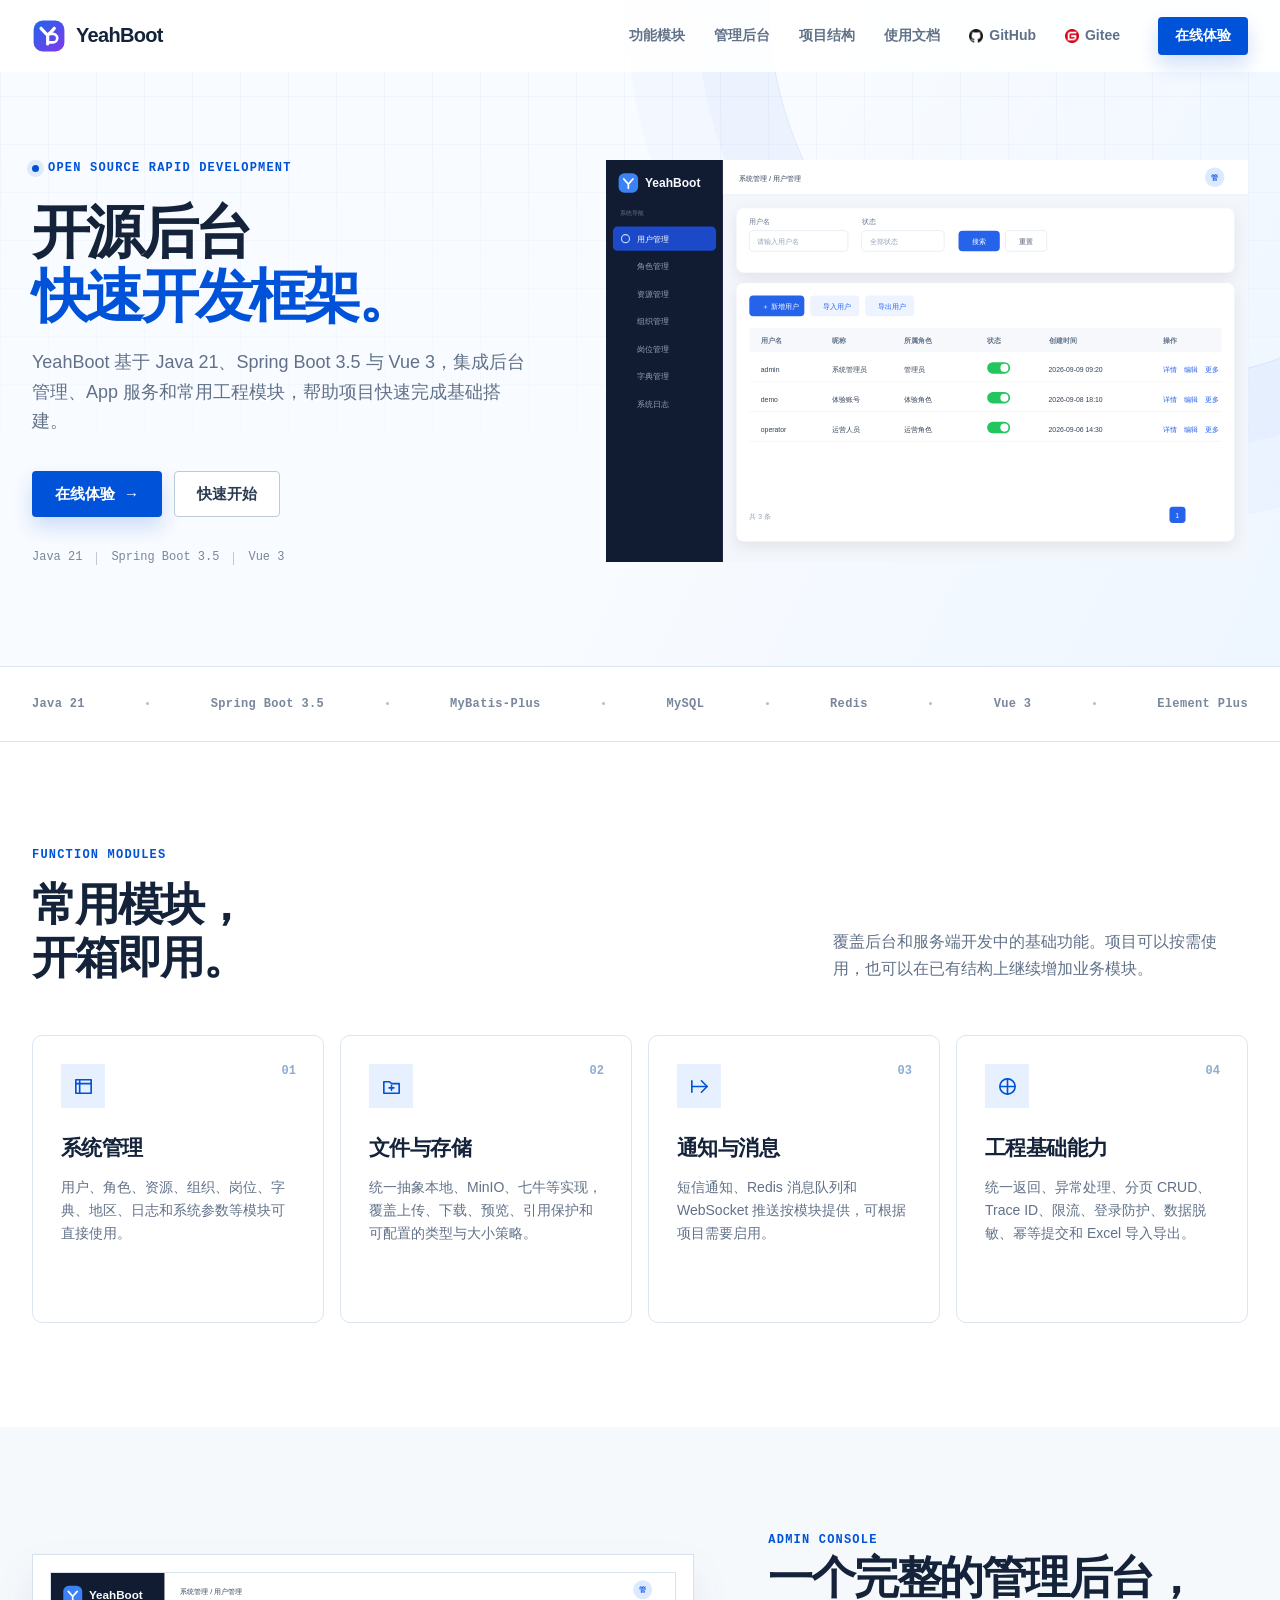
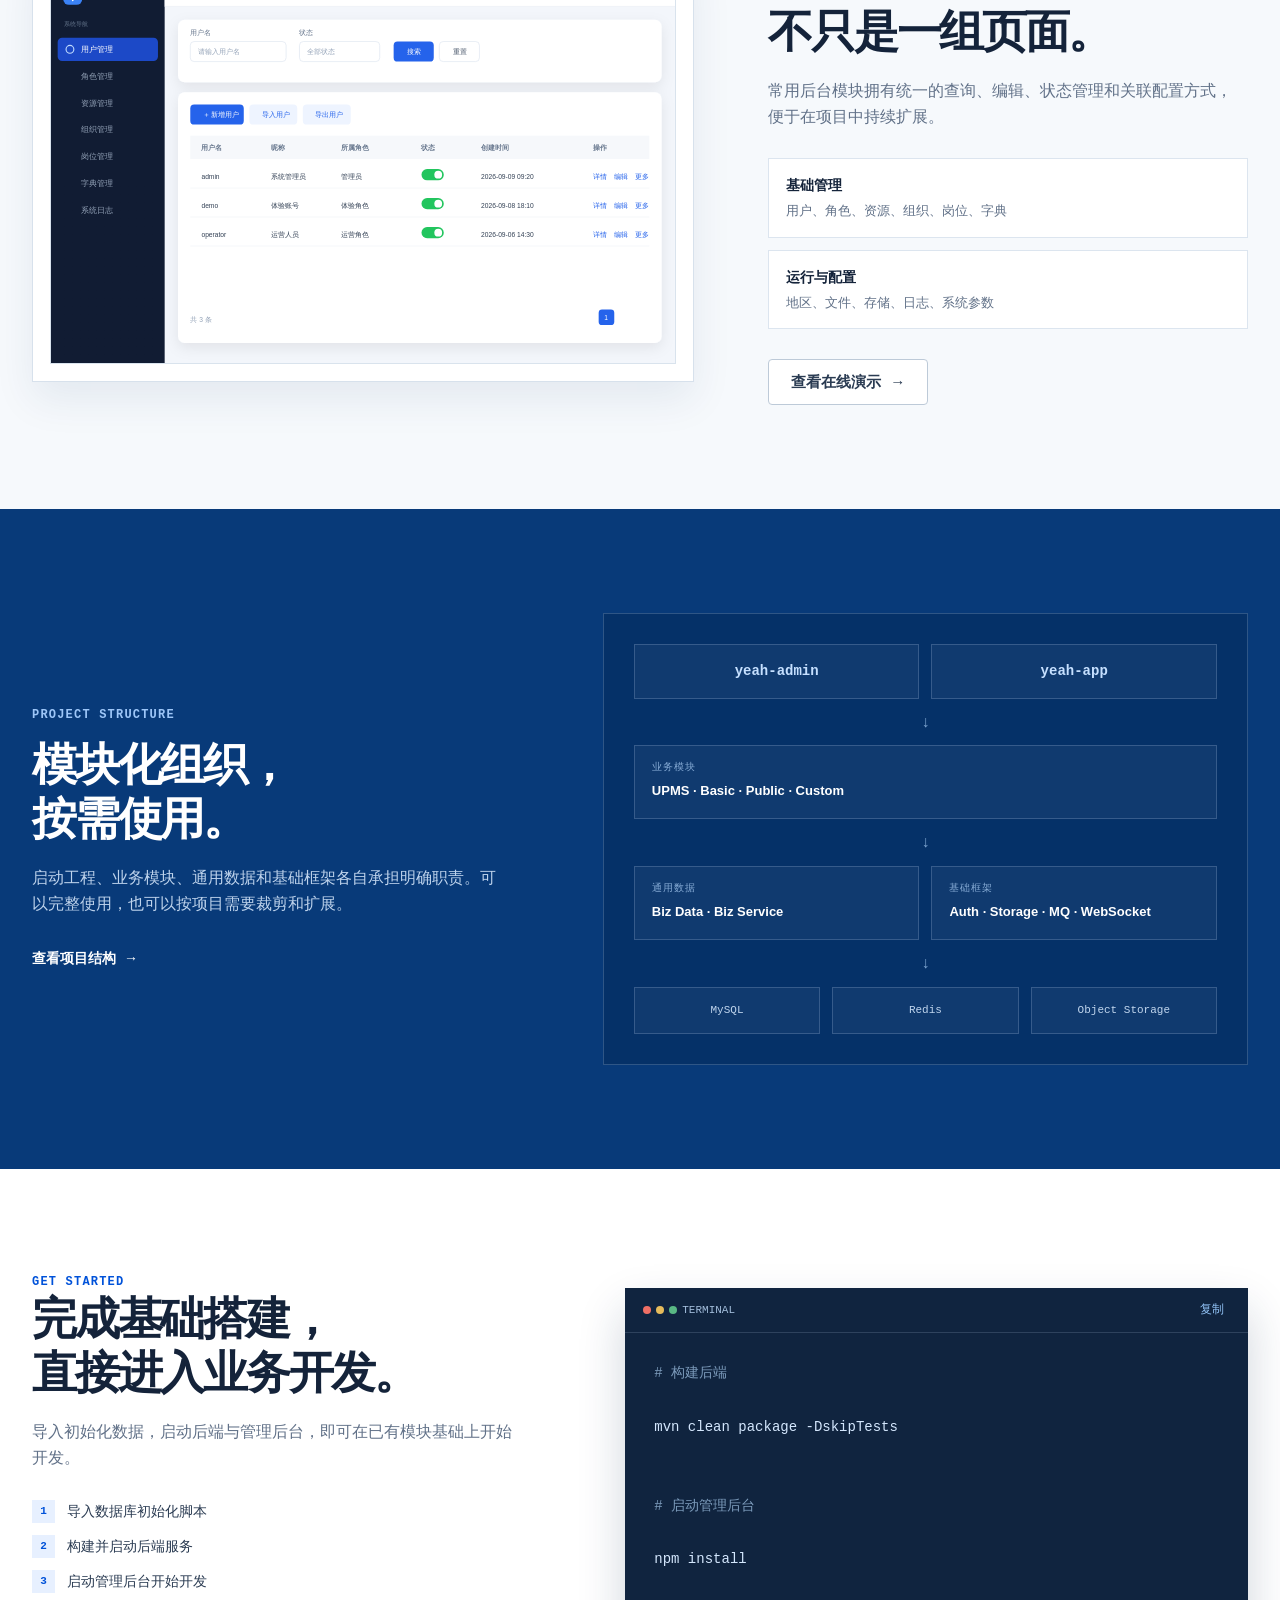
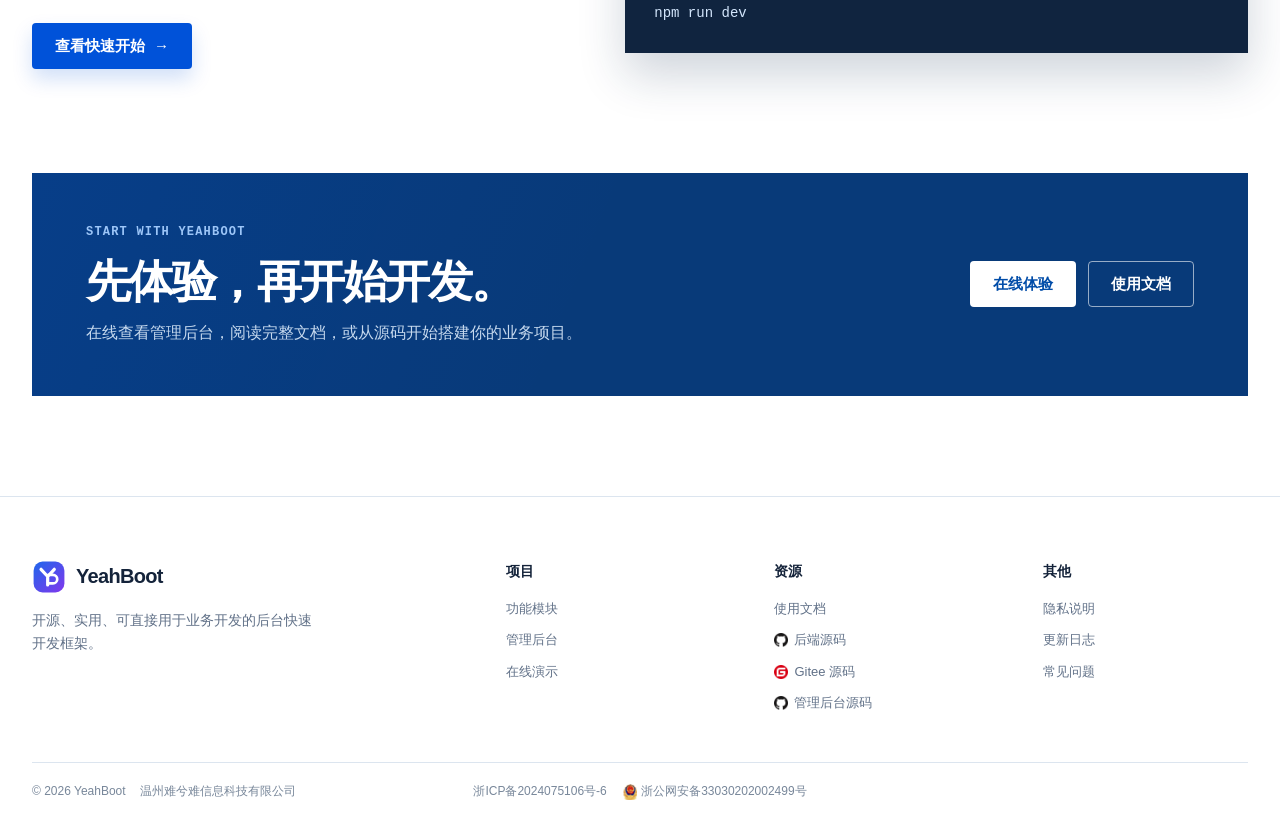
<file: index.html>
<!doctype html>
<html lang="zh-CN">
  <head>
    <meta charset="UTF-8" />
    <meta name="viewport" content="width=device-width, initial-scale=1.0" />
    <meta
      name="description"
      content="YeahBoot 是一套基于 Java 21、Spring Boot 3.5 与 Vue 3 的开源后台快速开发框架，集成系统管理、文件存储、消息通知和常用工程能力。"
    />
    <meta
      name="keywords"
      content="YeahBoot,Java 21,Spring Boot 3.5,Vue 3,后台快速开发框架,开源项目"
    />
    <meta name="theme-color" content="#0052d9" />
    <meta property="og:type" content="website" />
    <meta property="og:site_name" content="YeahBoot" />
    <meta property="og:title" content="YeahBoot - 开源后台快速开发框架" />
    <meta
      property="og:description"
      content="集成后台管理、App 服务与常用工程模块，帮助项目快速完成基础搭建。"
    />
    <meta property="og:url" content="https://yeahboot.com/" />
    <link rel="canonical" href="https://yeahboot.com/" />
    <link rel="icon" href="./assets/images/favicon.svg" type="image/svg+xml" />
    <link rel="stylesheet" href="./assets/css/site.css" />
    <title>YeahBoot - 开源后台快速开发框架</title>
  </head>
  <body>
    <a class="skip-link" href="#main">跳到主要内容</a>

    <header class="site-header" data-header>
      <div class="container header-inner">
        <a class="brand" href="#top" aria-label="YeahBoot 首页">
          <img src="./assets/images/logo.svg" alt="" width="34" height="34" />
          <span>YeahBoot</span>
        </a>

        <button
          class="nav-toggle"
          type="button"
          data-nav-toggle
          aria-label="打开导航"
          aria-expanded="false"
        >
          <span></span><span></span><span></span>
        </button>

        <nav class="site-nav" data-nav aria-label="主导航">
          <a href="#modules">功能模块</a>
          <a href="#admin">管理后台</a>
          <a href="#architecture">项目结构</a>
          <a href="https://docs.yeahboot.com">使用文档</a>
          <a
            href="https://github.com/yeshimin/yeah-boot"
            target="_blank"
            rel="noopener noreferrer"
            class="source-link"
          ><img class="source-icon" src="./assets/images/github.favicon.ico" alt="" aria-hidden="true" />GitHub</a>
          <a
            href="https://gitee.com/yeshimin/yeah-boot.git"
            target="_blank"
            rel="noopener noreferrer"
            class="source-link"
          ><img class="source-icon" src="./assets/images/gitee.favicon.ico" alt="" aria-hidden="true" />Gitee</a>
        </nav>

        <a
          class="button button-primary button-small header-action"
          href="https://demo.yeahboot.com"
          target="_blank"
          rel="noopener noreferrer"
          >在线体验</a
        >
      </div>
    </header>

    <main id="main">
      <section class="hero" id="top">
        <div class="hero-grid" aria-hidden="true"></div>
        <div class="container hero-layout">
          <div class="hero-copy" data-reveal>
            <p class="eyebrow"><span></span> OPEN SOURCE RAPID DEVELOPMENT</p>
            <h1>开源后台<br /><em>快速开发框架。</em></h1>
            <p class="hero-lead">
              YeahBoot 基于 Java 21、Spring Boot 3.5 与 Vue 3，集成后台管理、App 服务和常用工程模块，帮助项目快速完成基础搭建。
            </p>
            <div class="hero-actions">
              <a
                class="button button-primary"
                href="https://demo.yeahboot.com"
                target="_blank"
                rel="noopener noreferrer"
                >在线体验 <span aria-hidden="true">&rarr;</span></a
              >
              <a class="button button-secondary" href="https://docs.yeahboot.com/guide/quick-start"
                >快速开始</a
              >
            </div>
            <div class="tech-list" aria-label="技术栈">
              <span>Java 21</span><span>Spring Boot 3.5</span><span>Vue 3</span>
            </div>
          </div>

          <div class="hero-screen" data-reveal data-delay="90">
            <img
              src="./assets/images/admin-console.svg"
              alt="YeahBoot 管理后台用户管理页面"
              width="1120"
              height="700"
            />
          </div>
        </div>
      </section>

      <section class="tech-strip" aria-label="主要技术">
        <div class="container tech-strip-inner">
          <span>Java 21</span><i></i><span>Spring Boot 3.5</span><i></i><span>MyBatis-Plus</span><i></i><span>MySQL</span><i></i><span>Redis</span><i></i><span>Vue 3</span><i></i><span>Element Plus</span>
        </div>
      </section>

      <section class="section modules" id="modules">
        <div class="container">
          <div class="section-heading" data-reveal>
            <p class="section-label">FUNCTION MODULES</p>
            <div class="heading-layout">
              <h2>常用模块，<br />开箱即用。</h2>
              <p>覆盖后台和服务端开发中的基础功能。项目可以按需使用，也可以在已有结构上继续增加业务模块。</p>
            </div>
          </div>

          <div class="module-grid">
            <article class="module-card" data-reveal>
              <span class="module-index">01</span>
              <div class="module-icon" aria-hidden="true">
                <svg viewBox="0 0 24 24"><path d="M4 5h16v14H4z"></path><path d="M4 9h16M8 5v14"></path></svg>
              </div>
              <h3>系统管理</h3>
              <p>用户、角色、资源、组织、岗位、字典、地区、日志和系统参数等模块可直接使用。</p>
            </article>

            <article class="module-card" data-reveal data-delay="60">
              <span class="module-index">02</span>
              <div class="module-icon" aria-hidden="true">
                <svg viewBox="0 0 24 24"><path d="M4 7h6l2 2h8v10H4V7Z"></path><path d="M12 11v5M9.5 13.5h5"></path></svg>
              </div>
              <h3>文件与存储</h3>
              <p>统一抽象本地、MinIO、七牛等实现，覆盖上传、下载、预览、引用保护和可配置的类型与大小策略。</p>
            </article>

            <article class="module-card" data-reveal data-delay="120">
              <span class="module-index">03</span>
              <div class="module-icon" aria-hidden="true">
                <svg viewBox="0 0 24 24"><path d="M4 12h16"></path><path d="m14 6 6 6-6 6"></path><path d="M4 6v12"></path></svg>
              </div>
              <h3>通知与消息</h3>
              <p>短信通知、Redis 消息队列和 WebSocket 推送按模块提供，可根据项目需要启用。</p>
            </article>

            <article class="module-card" data-reveal data-delay="180">
              <span class="module-index">04</span>
              <div class="module-icon" aria-hidden="true">
                <svg viewBox="0 0 24 24"><path d="M12 4v16M4 12h16"></path><circle cx="12" cy="12" r="8"></circle></svg>
              </div>
              <h3>工程基础能力</h3>
              <p>统一返回、异常处理、分页 CRUD、Trace ID、限流、登录防护、数据脱敏、幂等提交和 Excel 导入导出。</p>
            </article>
          </div>
        </div>
      </section>

      <section class="section admin-section" id="admin">
        <div class="container admin-layout">
          <div class="admin-image" data-reveal>
            <img src="./assets/images/admin-console.svg" alt="YeahBoot 管理后台界面示意图" />
          </div>
          <div class="admin-copy" data-reveal data-delay="90">
            <p class="section-label">ADMIN CONSOLE</p>
            <h2>一个完整的管理后台，<br />不只是一组页面。</h2>
            <p>常用后台模块拥有统一的查询、编辑、状态管理和关联配置方式，便于在项目中持续扩展。</p>
            <div class="admin-lists">
              <div>
                <strong>基础管理</strong>
                <span>用户、角色、资源、组织、岗位、字典</span>
              </div>
              <div>
                <strong>运行与配置</strong>
                <span>地区、文件、存储、日志、系统参数</span>
              </div>
            </div>
            <a
              class="button button-secondary"
              href="https://demo.yeahboot.com"
              target="_blank"
              rel="noopener noreferrer"
              >查看在线演示 <span aria-hidden="true">&rarr;</span></a
            >
          </div>
        </div>
      </section>

      <section class="section architecture" id="architecture">
        <div class="container architecture-layout">
          <div class="architecture-copy" data-reveal>
            <p class="section-label section-label-light">PROJECT STRUCTURE</p>
            <h2>模块化组织，<br />按需使用。</h2>
            <p>启动工程、业务模块、通用数据和基础框架各自承担明确职责。可以完整使用，也可以按项目需要裁剪和扩展。</p>
            <a class="text-link-light" href="https://docs.yeahboot.com/architecture/overview">查看项目结构 <span aria-hidden="true">&rarr;</span></a>
          </div>

          <div class="architecture-map" data-reveal data-delay="90" aria-label="YeahBoot 项目模块结构">
            <div class="map-row map-entry"><span>yeah-admin</span><span>yeah-app</span></div>
            <i class="map-arrow" aria-hidden="true">↓</i>
            <div class="map-block"><small>业务模块</small><strong>UPMS · Basic · Public · Custom</strong></div>
            <i class="map-arrow" aria-hidden="true">↓</i>
            <div class="map-row">
              <div class="map-block"><small>通用数据</small><strong>Biz Data · Biz Service</strong></div>
              <div class="map-block"><small>基础框架</small><strong>Auth · Storage · MQ · WebSocket</strong></div>
            </div>
            <i class="map-arrow" aria-hidden="true">↓</i>
            <div class="map-row map-infra"><span>MySQL</span><span>Redis</span><span>Object Storage</span></div>
          </div>
        </div>
      </section>

      <section class="section start-section">
        <div class="container start-layout">
          <div class="start-copy" data-reveal>
            <p class="section-label">GET STARTED</p>
            <h2>完成基础搭建，<br />直接进入业务开发。</h2>
            <p>导入初始化数据，启动后端与管理后台，即可在已有模块基础上开始开发。</p>
            <ol class="start-steps">
              <li><b>1</b><span>导入数据库初始化脚本</span></li>
              <li><b>2</b><span>构建并启动后端服务</span></li>
              <li><b>3</b><span>启动管理后台开始开发</span></li>
            </ol>
            <a class="button button-primary" href="https://docs.yeahboot.com/guide/quick-start">查看快速开始 <span aria-hidden="true">&rarr;</span></a>
          </div>

          <div class="terminal" data-reveal data-delay="90">
            <div class="terminal-head"><span><i></i><i></i><i></i> TERMINAL</span><button type="button" data-copy-command>复制</button></div>
            <pre><code><span class="terminal-comment"># 构建后端</span>
<span data-command>mvn clean package -DskipTests</span>

<span class="terminal-comment"># 启动管理后台</span>
<span>npm install</span>
<span>npm run dev</span></code></pre>
          </div>
        </div>
      </section>

      <section class="closing">
        <div class="container closing-inner" data-reveal>
          <div>
            <p class="section-label section-label-light">START WITH YEAHBOOT</p>
            <h2>先体验，再开始开发。</h2>
            <p>在线查看管理后台，阅读完整文档，或从源码开始搭建你的业务项目。</p>
          </div>
          <div class="closing-actions">
            <a class="button button-white" href="https://demo.yeahboot.com" target="_blank" rel="noopener noreferrer">在线体验</a>
            <a class="button button-outline" href="https://docs.yeahboot.com">使用文档</a>
          </div>
        </div>
      </section>
    </main>

    <footer class="site-footer">
      <div class="container footer-grid">
        <div class="footer-intro">
          <a class="brand footer-brand" href="#top"><img src="./assets/images/logo.svg" alt="" width="34" height="34" /><span>YeahBoot</span></a>
          <p>开源、实用、可直接用于业务开发的后台快速开发框架。</p>
        </div>
        <div class="footer-links">
          <strong>项目</strong>
          <a href="#modules">功能模块</a>
          <a href="#admin">管理后台</a>
          <a href="https://demo.yeahboot.com">在线演示</a>
        </div>
        <div class="footer-links">
          <strong>资源</strong>
          <a href="https://docs.yeahboot.com">使用文档</a>
          <a class="source-link" href="https://github.com/yeshimin/yeah-boot"><img class="source-icon" src="./assets/images/github.favicon.ico" alt="" aria-hidden="true" />后端源码</a>
          <a class="source-link" href="https://gitee.com/yeshimin/yeah-boot.git"><img class="source-icon" src="./assets/images/gitee.favicon.ico" alt="" aria-hidden="true" />Gitee 源码</a>
          <a class="source-link" href="https://github.com/yeshimin/yeah-boot-admin"><img class="source-icon" src="./assets/images/github.favicon.ico" alt="" aria-hidden="true" />管理后台源码</a>
        </div>
        <div class="footer-links">
          <strong>其他</strong>
          <a href="./privacy.html">隐私说明</a>
          <a href="https://docs.yeahboot.com/changelog">更新日志</a>
          <a href="https://docs.yeahboot.com/troubleshooting/common">常见问题</a>
        </div>
      </div>
      <div class="container footer-bottom footer-bottom-with-filing">
        <div class="footer-copyright">
          <span>&copy; <span data-current-year></span> YeahBoot</span>
          <a class="company-link" href="https://ysm.space" target="_blank" rel="noopener noreferrer">温州难兮难信息科技有限公司</a>
        </div>
        <div class="footer-filings">
          <a class="filing-link" href="https://beian.miit.gov.cn/" target="_blank" rel="noreferrer">浙ICP备2024075106号-6</a>
          <a class="police-filing" href="https://beian.mps.gov.cn/#/query/webSearch?code=33030202002499" target="_blank" rel="noreferrer">
            <img src="./assets/images/gonganbeian.png" alt="" aria-hidden="true" />
            浙公网安备33030202002499号
          </a>
        </div>
      </div>
    </footer>

    <script defer src="./assets/js/main.js"></script>
  </body>
</html>
</file>
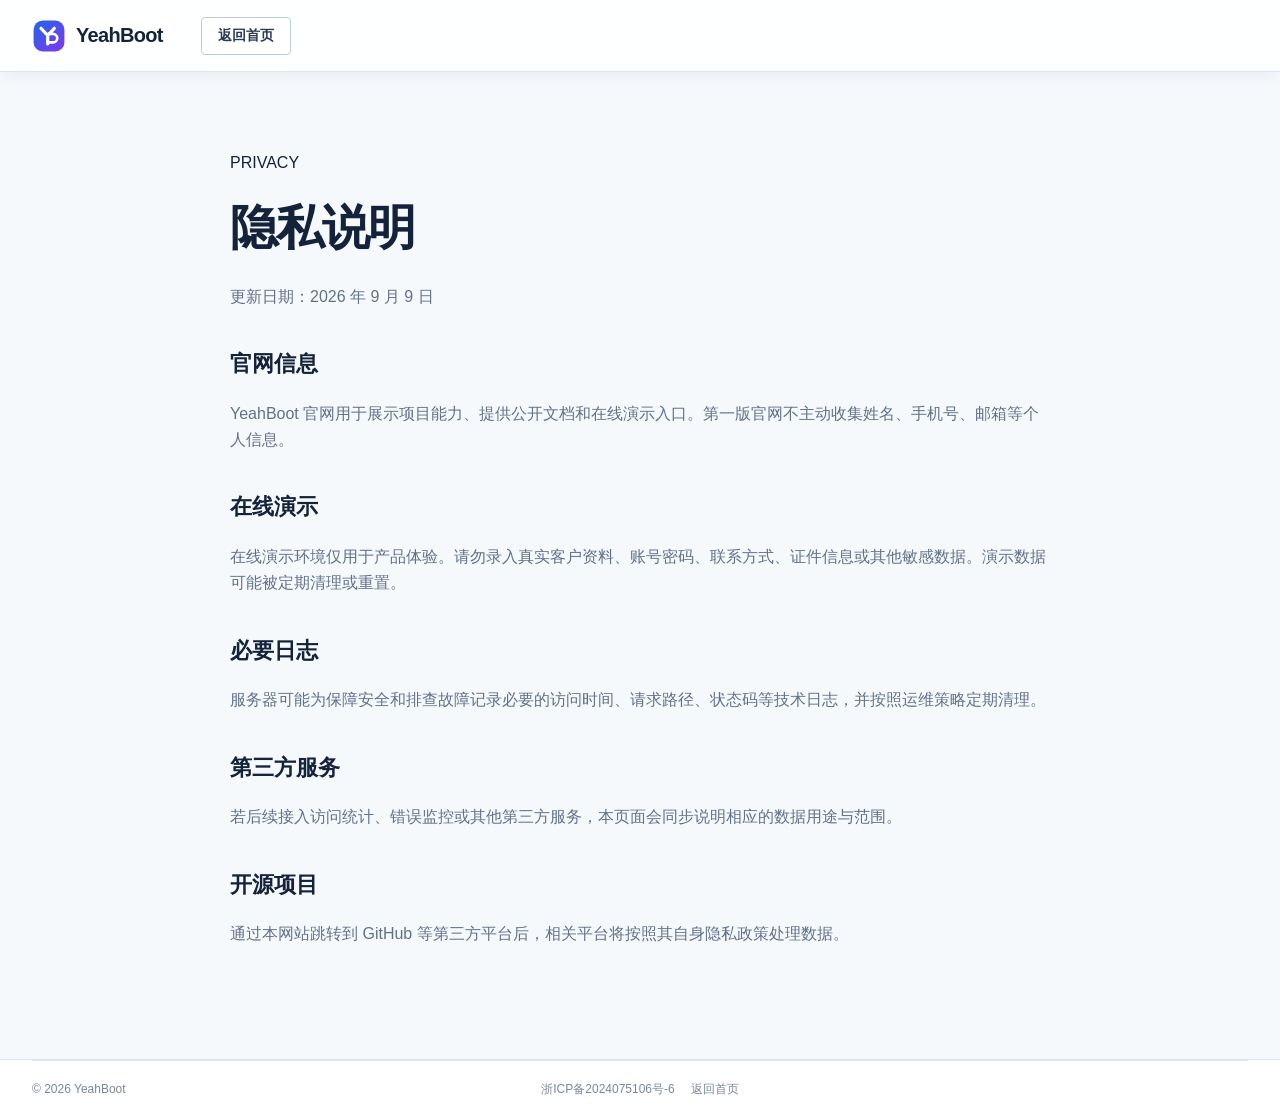
<file: privacy.html>
<!doctype html>
<html lang="zh-CN">
  <head>
    <meta charset="UTF-8" />
    <meta name="viewport" content="width=device-width, initial-scale=1.0" />
    <meta name="description" content="YeahBoot 官方网站隐私说明" />
    <link rel="icon" href="./assets/images/favicon.svg" type="image/svg+xml" />
    <link rel="stylesheet" href="./assets/css/site.css" />
    <title>隐私说明 - YeahBoot</title>
  </head>
  <body class="legal-page">
    <header class="site-header is-scrolled">
      <div class="container header-inner">
        <a class="brand" href="./index.html"
          ><img
            src="./assets/images/logo.svg"
            alt=""
            width="36"
            height="36"
          /><span>YeahBoot</span></a
        ><a class="button button-small button-secondary" href="./index.html"
          >返回首页</a
        >
      </div>
    </header>
    <main class="legal-main container">
      <span class="section-kicker">PRIVACY</span>
      <h1>隐私说明</h1>
      <p class="legal-updated">更新日期：2026 年 9 月 9 日</p>
      <section>
        <h2>官网信息</h2>
        <p>
          YeahBoot
          官网用于展示项目能力、提供公开文档和在线演示入口。第一版官网不主动收集姓名、手机号、邮箱等个人信息。
        </p>
      </section>
      <section>
        <h2>在线演示</h2>
        <p>
          在线演示环境仅用于产品体验。请勿录入真实客户资料、账号密码、联系方式、证件信息或其他敏感数据。演示数据可能被定期清理或重置。
        </p>
      </section>
      <section>
        <h2>必要日志</h2>
        <p>
          服务器可能为保障安全和排查故障记录必要的访问时间、请求路径、状态码等技术日志，并按照运维策略定期清理。
        </p>
      </section>
      <section>
        <h2>第三方服务</h2>
        <p>
          若后续接入访问统计、错误监控或其他第三方服务，本页面会同步说明相应的数据用途与范围。
        </p>
      </section>
      <section>
        <h2>开源项目</h2>
        <p>
          通过本网站跳转到 GitHub
          等第三方平台后，相关平台将按照其自身隐私政策处理数据。
        </p>
      </section>
    </main>
    <footer class="site-footer">
      <div class="container footer-bottom">
        <span>© <span data-current-year></span> YeahBoot</span
        ><span class="footer-meta"
          ><a
            class="filing-link"
            href="https://beian.miit.gov.cn/"
            target="_blank"
            rel="noreferrer"
            >浙ICP备2024075106号-6</a
          ><a href="./index.html">返回首页</a></span
        >
      </div>
    </footer>
    <script defer src="./assets/js/main.js"></script>
  </body>
</html>
</file>
<file: assets/css/site.css>
:root {
  --blue-900: #083a79;
  --blue-800: #004ca8;
  --blue-700: #0052d9;
  --blue-100: #e7f0ff;
  --blue-050: #f4f8ff;
  --ink-950: #14233a;
  --ink-800: #2a3b52;
  --ink-600: #617188;
  --ink-500: #78879a;
  --line: #dce5ef;
  --surface-soft: #f6f9fc;
  --container: 1280px;
  --card-radius: 10px;
  --shadow-card: 0 18px 38px rgba(17, 54, 103, 0.08);
}

* {
  box-sizing: border-box;
}

html {
  scroll-behavior: smooth;
}

body {
  min-width: 320px;
  margin: 0;
  overflow-x: hidden;
  background: #fff;
  color: var(--ink-950);
  font-family: "Avenir Next", "PingFang SC", "Microsoft YaHei", "Noto Sans SC", sans-serif;
  line-height: 1.65;
  -webkit-font-smoothing: antialiased;
}

button,
input {
  font: inherit;
}

a {
  color: inherit;
  text-decoration: none;
}

img {
  display: block;
  max-width: 100%;
}

svg {
  fill: none;
  stroke: currentColor;
  stroke-linecap: round;
  stroke-linejoin: round;
  stroke-width: 1.7;
}

.container {
  width: min(calc(100% - 64px), var(--container));
  margin-inline: auto;
}

.skip-link {
  position: fixed;
  z-index: 999;
  top: 12px;
  left: 12px;
  padding: 8px 14px;
  transform: translateY(-160%);
  background: var(--blue-700);
  color: #fff;
}

.skip-link:focus {
  transform: translateY(0);
}

.site-header {
  position: fixed;
  z-index: 100;
  inset: 0 0 auto;
  height: 72px;
  border-bottom: 1px solid transparent;
  background: rgba(255, 255, 255, 0.88);
  transition: box-shadow 0.2s ease, border-color 0.2s ease, backdrop-filter 0.2s ease;
}

.site-header.is-scrolled {
  border-color: var(--line);
  box-shadow: 0 4px 16px rgba(18, 48, 91, 0.06);
  backdrop-filter: blur(16px);
}

.header-inner {
  display: flex;
  align-items: center;
  height: 100%;
  gap: 38px;
}

.brand {
  display: inline-flex;
  flex: none;
  align-items: center;
  gap: 10px;
  color: var(--ink-950);
  font-size: 20px;
  font-weight: 760;
  letter-spacing: -0.035em;
}

.brand img {
  width: 34px;
  height: 34px;
}

.site-nav {
  display: flex;
  align-items: center;
  gap: 29px;
  margin-left: auto;
  color: var(--ink-600);
  font-size: 14px;
  font-weight: 600;
}

.site-nav a {
  position: relative;
  transition: color 0.2s ease;
}

.site-nav a::after {
  position: absolute;
  right: 0;
  bottom: -9px;
  left: 0;
  height: 2px;
  transform: scaleX(0);
  background: var(--blue-700);
  content: "";
  transition: transform 0.2s ease;
}

.site-nav a:hover {
  color: var(--blue-700);
}

.site-nav a:hover::after {
  transform: scaleX(1);
}

.source-link {
  display: inline-flex;
  align-items: center;
  gap: 6px;
}

.source-icon {
  width: 14px;
  height: 14px;
  flex: none;
}

.nav-toggle {
  display: none;
  width: 38px;
  height: 38px;
  padding: 0;
  border: 1px solid var(--line);
  border-radius: 4px;
  background: #fff;
  color: var(--ink-800);
  cursor: pointer;
}

.nav-toggle span {
  display: block;
  width: 17px;
  height: 2px;
  margin: 3px auto;
  background: currentColor;
}

.button {
  display: inline-flex;
  align-items: center;
  justify-content: center;
  gap: 9px;
  min-height: 46px;
  padding: 0 22px;
  border: 1px solid transparent;
  border-radius: 4px;
  font-size: 15px;
  font-weight: 650;
  transition: transform 0.2s ease, box-shadow 0.2s ease, background 0.2s ease, border-color 0.2s ease;
}

.button:hover {
  transform: translateY(-2px);
}

.button-small {
  min-height: 38px;
  padding-inline: 16px;
  font-size: 14px;
}

.button-primary {
  background: var(--blue-700);
  box-shadow: 0 10px 20px rgba(0, 82, 217, 0.18);
  color: #fff;
}

.button-primary:hover {
  background: var(--blue-800);
  box-shadow: 0 13px 24px rgba(0, 82, 217, 0.28);
}

.button-secondary {
  border-color: #bdcad8;
  background: #fff;
  color: var(--ink-800);
}

.button-secondary:hover {
  border-color: var(--blue-700);
  color: var(--blue-700);
}

.button-white {
  background: #fff;
  color: var(--blue-800);
}

.button-outline {
  border-color: rgba(255, 255, 255, 0.58);
  color: #fff;
}

.button-outline:hover {
  border-color: #fff;
  background: rgba(255, 255, 255, 0.1);
}

.hero {
  position: relative;
  overflow: hidden;
  padding: 154px 0 98px;
  background: linear-gradient(116deg, #f8fbff 0%, #f8fbff 54%, #eef6ff 100%);
}

.hero::before {
  position: absolute;
  top: -380px;
  right: -250px;
  width: 760px;
  height: 760px;
  border: 1px solid rgba(0, 82, 217, 0.11);
  border-radius: 50%;
  box-shadow: 0 0 0 72px rgba(0, 82, 217, 0.025), 0 0 0 142px rgba(0, 82, 217, 0.018);
  content: "";
}

.hero-grid {
  position: absolute;
  inset: 0;
  background-image: linear-gradient(rgba(0, 82, 217, 0.045) 1px, transparent 1px), linear-gradient(90deg, rgba(0, 82, 217, 0.045) 1px, transparent 1px);
  background-size: 48px 48px;
  mask-image: linear-gradient(to bottom, #000 0%, transparent 76%);
  pointer-events: none;
}

.hero-layout {
  position: relative;
  display: grid;
  grid-template-columns: minmax(0, 0.87fr) minmax(560px, 1.13fr);
  align-items: center;
  gap: 80px;
}

.eyebrow,
.section-label {
  margin: 0;
  color: var(--blue-700);
  font-family: "SFMono-Regular", Consolas, "Liberation Mono", monospace;
  font-size: 12px;
  font-weight: 700;
  letter-spacing: 0.1em;
}

.eyebrow {
  display: inline-flex;
  align-items: center;
  gap: 9px;
}

.eyebrow span {
  width: 7px;
  height: 7px;
  border-radius: 50%;
  background: var(--blue-700);
  box-shadow: 0 0 0 5px rgba(0, 82, 217, 0.1);
}

.hero h1 {
  margin: 21px 0 20px;
  color: var(--ink-950);
  font-size: clamp(48px, 4.5vw, 64px);
  font-weight: 740;
  letter-spacing: -0.065em;
  line-height: 1.1;
}

.hero h1 em {
  color: var(--blue-700);
  font-style: normal;
}

.hero-lead {
  max-width: 520px;
  margin: 0;
  color: var(--ink-600);
  font-size: 18px;
}

.hero-actions,
.closing-actions {
  display: flex;
  align-items: center;
  flex-wrap: wrap;
  gap: 12px;
}

.hero-actions {
  margin-top: 34px;
}

.tech-list {
  display: flex;
  flex-wrap: wrap;
  margin-top: 31px;
  color: var(--ink-500);
  font-family: "SFMono-Regular", Consolas, monospace;
  font-size: 12px;
}

.tech-list span {
  display: flex;
  align-items: center;
}

.tech-list span + span::before {
  width: 1px;
  height: 13px;
  margin: 0 14px;
  background: #bdcad9;
  content: "";
}

.hero-screen {
  position: relative;
}

.terminal-head i {
  width: 8px;
  height: 8px;
  border-radius: 50%;
  background: #c7d2df;
}

.terminal-head i:first-child {
  background: #ef6f65;
}

.terminal-head i:nth-child(2) {
  background: #e5bb5c;
}

.terminal-head i:last-child {
  background: #59b884;
}

.hero-screen > img {
  width: 100%;
  height: auto;
}

.tech-strip {
  border-block: 1px solid var(--line);
  background: #fff;
}

.tech-strip-inner {
  display: flex;
  align-items: center;
  justify-content: space-between;
  min-height: 74px;
  color: var(--ink-500);
  font: 700 12px/1 "SFMono-Regular", Consolas, monospace;
  letter-spacing: 0.03em;
}

.tech-strip i {
  width: 3px;
  height: 3px;
  border-radius: 50%;
  background: #afbdce;
}

.section {
  padding: 104px 0;
}

.section-heading {
  margin-bottom: 50px;
}

.heading-layout {
  display: flex;
  align-items: flex-end;
  justify-content: space-between;
  gap: 60px;
  margin-top: 12px;
}

.heading-layout h2,
.admin-copy h2,
.architecture-copy h2,
.start-copy h2,
.closing h2 {
  margin: 0;
  color: var(--ink-950);
  font-size: clamp(34px, 3.5vw, 48px);
  font-weight: 720;
  letter-spacing: -0.05em;
  line-height: 1.2;
}

.heading-layout > p {
  max-width: 415px;
  margin: 0 0 3px;
  color: var(--ink-600);
  font-size: 16px;
}

.module-grid {
  display: grid;
  grid-template-columns: repeat(4, 1fr);
  gap: 16px;
}

.module-card {
  position: relative;
  min-height: 288px;
  padding: 28px;
  border: 1px solid var(--line);
  border-radius: var(--card-radius);
  background: #fff;
  transition: border-color 0.2s ease, box-shadow 0.2s ease, transform 0.2s ease;
}

.module-card:hover {
  transform: translateY(-4px);
  border-color: #a7c5ee;
  box-shadow: var(--shadow-card);
}

.module-index {
  position: absolute;
  top: 29px;
  right: 27px;
  color: #8dacd0;
  font: 700 12px/1 "SFMono-Regular", Consolas, monospace;
}

.module-icon {
  display: grid;
  width: 44px;
  height: 44px;
  place-items: center;
  background: var(--blue-100);
  color: var(--blue-700);
}

.module-icon svg {
  width: 23px;
  height: 23px;
}

.module-card h3 {
  margin: 23px 0 10px;
  font-size: 21px;
  letter-spacing: -0.025em;
}

.module-card p {
  margin: 0;
  color: var(--ink-600);
  font-size: 14px;
}

.admin-section {
  background: var(--surface-soft);
}

.admin-layout {
  display: grid;
  grid-template-columns: 1.16fr 0.84fr;
  align-items: center;
  gap: 74px;
}

.admin-image {
  padding: 17px;
  border: 1px solid #d7e1ec;
  background: #fff;
  box-shadow: var(--shadow-card);
}

.admin-image img {
  width: 100%;
  border: 1px solid #d9e3ed;
}

.admin-copy > p:not(.section-label),
.architecture-copy > p:not(.section-label),
.start-copy > p:not(.section-label) {
  margin: 19px 0 28px;
  color: var(--ink-600);
  font-size: 16px;
}

.admin-lists {
  display: grid;
  gap: 12px;
  margin: 0 0 30px;
}

.admin-lists > div {
  padding: 15px 17px;
  border: 1px solid var(--line);
  background: #fff;
}

.admin-lists strong,
.admin-lists span {
  display: block;
}

.admin-lists strong {
  color: var(--ink-950);
  font-size: 14px;
}

.admin-lists span {
  margin-top: 3px;
  color: var(--ink-600);
  font-size: 13px;
}

.architecture {
  overflow: hidden;
  background: var(--blue-900);
  color: #fff;
}

.architecture-layout {
  display: grid;
  grid-template-columns: 0.85fr 1.15fr;
  align-items: center;
  gap: 94px;
}

.section-label-light {
  color: #9dc6f8;
}

.architecture-copy h2 {
  margin-top: 12px;
  color: #fff;
}

.architecture-copy > p:not(.section-label) {
  color: #bed3ec;
}

.text-link-light {
  color: #fff;
  font-size: 14px;
  font-weight: 700;
}

.text-link-light span {
  display: inline-block;
  margin-left: 4px;
  transition: transform 0.2s ease;
}

.text-link-light:hover span {
  transform: translateX(4px);
}

.architecture-map {
  padding: 30px;
  border: 1px solid rgba(214, 232, 252, 0.2);
  background: rgba(3, 31, 70, 0.32);
}

.map-row {
  display: grid;
  grid-template-columns: 1fr 1fr;
  gap: 12px;
}

.map-entry span,
.map-infra span,
.map-block {
  padding: 17px;
  border: 1px solid rgba(205, 226, 250, 0.2);
  background: rgba(255, 255, 255, 0.045);
}

.map-entry span {
  color: #c6e0ff;
  font: 650 14px/1.3 "SFMono-Regular", Consolas, monospace;
  text-align: center;
}

.map-block small,
.map-block strong {
  display: block;
}

.map-block small {
  color: #86abd5;
  font: 10px/1 "SFMono-Regular", Consolas, monospace;
  letter-spacing: 0.1em;
}

.map-block strong {
  margin-top: 7px;
  color: #fff;
  font-size: 13px;
}

.map-arrow {
  display: block;
  padding: 10px;
  color: #7da4d0;
  font-style: normal;
  text-align: center;
}

.map-infra {
  grid-template-columns: repeat(3, 1fr);
}

.map-infra span {
  color: #c1d6ee;
  font: 11px/1 "SFMono-Regular", Consolas, monospace;
  text-align: center;
}

.start-section {
  background: #fff;
}

.start-layout {
  display: grid;
  grid-template-columns: 0.88fr 1.12fr;
  align-items: center;
  gap: 104px;
}

.start-steps {
  display: grid;
  gap: 12px;
  margin: 0 0 30px;
  padding: 0;
  list-style: none;
}

.start-steps li {
  display: flex;
  align-items: center;
  gap: 12px;
  color: var(--ink-800);
  font-size: 14px;
}

.start-steps b {
  display: grid;
  width: 23px;
  height: 23px;
  place-items: center;
  background: var(--blue-100);
  color: var(--blue-700);
  font: 700 11px/1 "SFMono-Regular", Consolas, monospace;
}

.terminal {
  overflow: hidden;
  background: #10243f;
  box-shadow: 0 22px 44px rgba(18, 45, 79, 0.2);
  color: #d4e7fd;
}

.terminal-head {
  display: flex;
  align-items: center;
  justify-content: space-between;
  padding: 15px 18px;
  border-bottom: 1px solid rgba(202, 223, 247, 0.16);
  color: #a2bddb;
  font: 11px/1 "SFMono-Regular", Consolas, monospace;
}

.terminal-head span {
  display: flex;
  align-items: center;
  gap: 5px;
}

.terminal-head button {
  border: 0;
  background: transparent;
  color: #91c2f5;
  cursor: pointer;
  font-size: 12px;
}

.terminal pre {
  overflow-x: auto;
  margin: 0;
  padding: 27px 29px;
  font: 14px/1.9 "SFMono-Regular", Consolas, monospace;
}

.terminal code span {
  display: block;
}

.terminal-comment {
  color: #7c9bbb;
}

.closing {
  padding: 0 0 100px;
  background: #fff;
}

.closing-inner {
  display: flex;
  align-items: center;
  justify-content: space-between;
  gap: 50px;
  padding: 50px 54px;
  background: linear-gradient(112deg, rgba(0, 82, 217, 0.16) 0%, transparent 46%), var(--blue-900);
  color: #fff;
}

.closing h2 {
  margin-top: 12px;
  color: #fff;
}

.closing p:not(.section-label) {
  margin: 11px 0 0;
  color: #c6d9ee;
}

.site-footer {
  border-top: 1px solid var(--line);
  background: #fff;
}

.footer-grid {
  display: grid;
  grid-template-columns: 2fr repeat(3, 1fr);
  gap: 64px;
  padding: 63px 0 48px;
}

.footer-brand {
  margin-bottom: 15px;
}

.footer-intro p {
  max-width: 290px;
  margin: 0;
  color: var(--ink-600);
  font-size: 14px;
}

.footer-links {
  display: grid;
  align-content: start;
  gap: 10px;
  color: var(--ink-600);
  font-size: 13px;
}

.footer-links strong {
  margin-bottom: 5px;
  color: var(--ink-950);
  font-size: 14px;
}

.footer-links a:hover,
.filing-link:hover,
.company-link:hover {
  color: var(--blue-700);
}

.footer-bottom {
  display: grid;
  grid-template-columns: 1fr auto 1fr;
  align-items: center;
  padding: 19px 0;
  border-top: 1px solid var(--line);
  color: var(--ink-500);
  font-size: 12px;
}

.footer-copyright {
  grid-column: 1;
  display: flex;
  flex-wrap: wrap;
  gap: 14px;
}

.company-link,
.filing-link,
.police-filing {
  color: inherit;
}

.footer-filings {
  grid-column: 2;
  display: flex;
  align-items: center;
  gap: 16px;
  white-space: nowrap;
}

.police-filing {
  display: inline-flex;
  align-items: center;
  gap: 4px;
}

.police-filing img {
  width: auto;
  height: 16px;
}

.footer-meta {
  display: flex;
  gap: 16px;
}

[data-reveal] {
  opacity: 0;
  transform: translateY(18px);
  transition: opacity 0.55s ease, transform 0.55s ease;
  transition-delay: var(--reveal-delay, 0ms);
}

[data-reveal].is-visible {
  opacity: 1;
  transform: none;
}

.legal-page,
.not-found-page {
  min-height: 100vh;
  background: var(--surface-soft);
}

.legal-main {
  max-width: 820px;
  padding-top: 150px;
  padding-bottom: 96px;
}

.legal-main h1 {
  margin: 12px 0 0;
  font-size: 48px;
  letter-spacing: -0.04em;
}

.legal-updated,
.legal-main p {
  color: var(--ink-600);
}

.legal-main section {
  margin-top: 36px;
}

.legal-main h2 {
  font-size: 22px;
}

.not-found-page {
  display: grid;
  place-items: center;
  padding: 32px;
}

.not-found-card {
  max-width: 560px;
  text-align: center;
}

.not-found-card .brand {
  justify-content: center;
}

.not-found-card > strong {
  display: block;
  margin-top: 48px;
  color: var(--blue-700);
  font-size: 92px;
  line-height: 1;
}

.not-found-card h1 {
  font-size: 38px;
}

.not-found-card p {
  color: var(--ink-600);
}

.not-found-card > div {
  display: flex;
  justify-content: center;
  gap: 12px;
  margin-top: 28px;
}

@media (max-width: 768px) {
  .container {
    width: min(calc(100% - 32px), var(--container));
  }

  .site-header {
    height: 64px;
  }

  .header-inner {
    gap: 12px;
  }

  .brand {
    font-size: 19px;
  }

  .nav-toggle {
    display: block;
    margin-left: auto;
  }

  .site-nav {
    position: fixed;
    top: 64px;
    right: 16px;
    left: 16px;
    display: none;
    gap: 0;
    margin: 0;
    padding: 10px;
    border: 1px solid var(--line);
    background: #fff;
    box-shadow: var(--shadow-card);
  }

  .site-nav.is-open {
    display: grid;
  }

  .site-nav a {
    padding: 11px 10px;
  }

  .site-nav a::after,
  .header-action {
    display: none;
  }

  .hero {
    padding: 111px 0 72px;
  }

  .hero-layout,
  .admin-layout,
  .architecture-layout,
  .start-layout {
    grid-template-columns: 1fr;
    gap: 48px;
  }

  .hero-copy {
    text-align: center;
  }

  .eyebrow,
  .hero-actions,
  .tech-list {
    justify-content: center;
  }

  .hero h1 {
    font-size: 42px;
    line-height: 1.12;
  }

  .hero-lead {
    font-size: 16px;
  }

  .hero-actions .button {
    width: 100%;
  }

  .tech-strip {
    overflow-x: auto;
  }

  .tech-strip-inner {
    justify-content: flex-start;
    min-width: max-content;
    gap: 16px;
    min-height: 64px;
  }

  .section {
    padding: 76px 0;
  }

  .section-heading {
    margin-bottom: 36px;
  }

  .heading-layout {
    display: block;
    margin-top: 10px;
  }

  .heading-layout h2,
  .admin-copy h2,
  .architecture-copy h2,
  .start-copy h2,
  .closing h2 {
    font-size: 34px;
  }

  .heading-layout > p {
    margin-top: 15px;
    font-size: 15px;
  }

  .module-grid {
    grid-template-columns: 1fr;
  }

  .module-card {
    min-height: 0;
  }

  .admin-image {
    padding: 10px;
  }

  .architecture-map {
    padding: 20px;
  }

  .map-row {
    grid-template-columns: 1fr;
  }

  .map-infra {
    grid-template-columns: repeat(3, 1fr);
  }

  .map-infra span {
    padding: 12px 5px;
    font-size: 10px;
  }

  .terminal pre {
    padding: 22px 20px;
    font-size: 12px;
  }

  .closing {
    padding-bottom: 76px;
  }

  .closing-inner {
    align-items: flex-start;
    flex-direction: column;
    gap: 28px;
    padding: 34px 25px;
  }

  .closing-actions {
    width: 100%;
    align-items: stretch;
    flex-direction: column;
  }

  .closing-actions .button {
    width: 100%;
  }

  .footer-grid {
    grid-template-columns: 1fr 1fr;
    gap: 36px 20px;
    padding: 48px 0 38px;
  }

  .footer-intro {
    grid-column: 1 / -1;
  }

  .footer-bottom {
    display: flex;
    align-items: flex-start;
    flex-direction: column;
    gap: 8px;
  }

  .footer-copyright {
    align-items: flex-start;
    flex-direction: column;
    gap: 4px;
  }

  .footer-filings {
    flex-wrap: wrap;
    gap: 8px 16px;
  }

  .footer-meta {
    flex-wrap: wrap;
    gap: 8px 16px;
  }

  .legal-main {
    padding-top: 120px;
    padding-bottom: 68px;
  }

  .legal-main h1 {
    font-size: 38px;
  }

  .not-found-card > strong {
    font-size: 72px;
  }

  .not-found-card > div {
    align-items: stretch;
    flex-direction: column;
  }
}

@media (prefers-reduced-motion: reduce) {
  html {
    scroll-behavior: auto;
  }

  *,
  *::before,
  *::after {
    transition-duration: 0.01ms !important;
  }

  [data-reveal] {
    opacity: 1;
    transform: none;
  }
}
</file>
